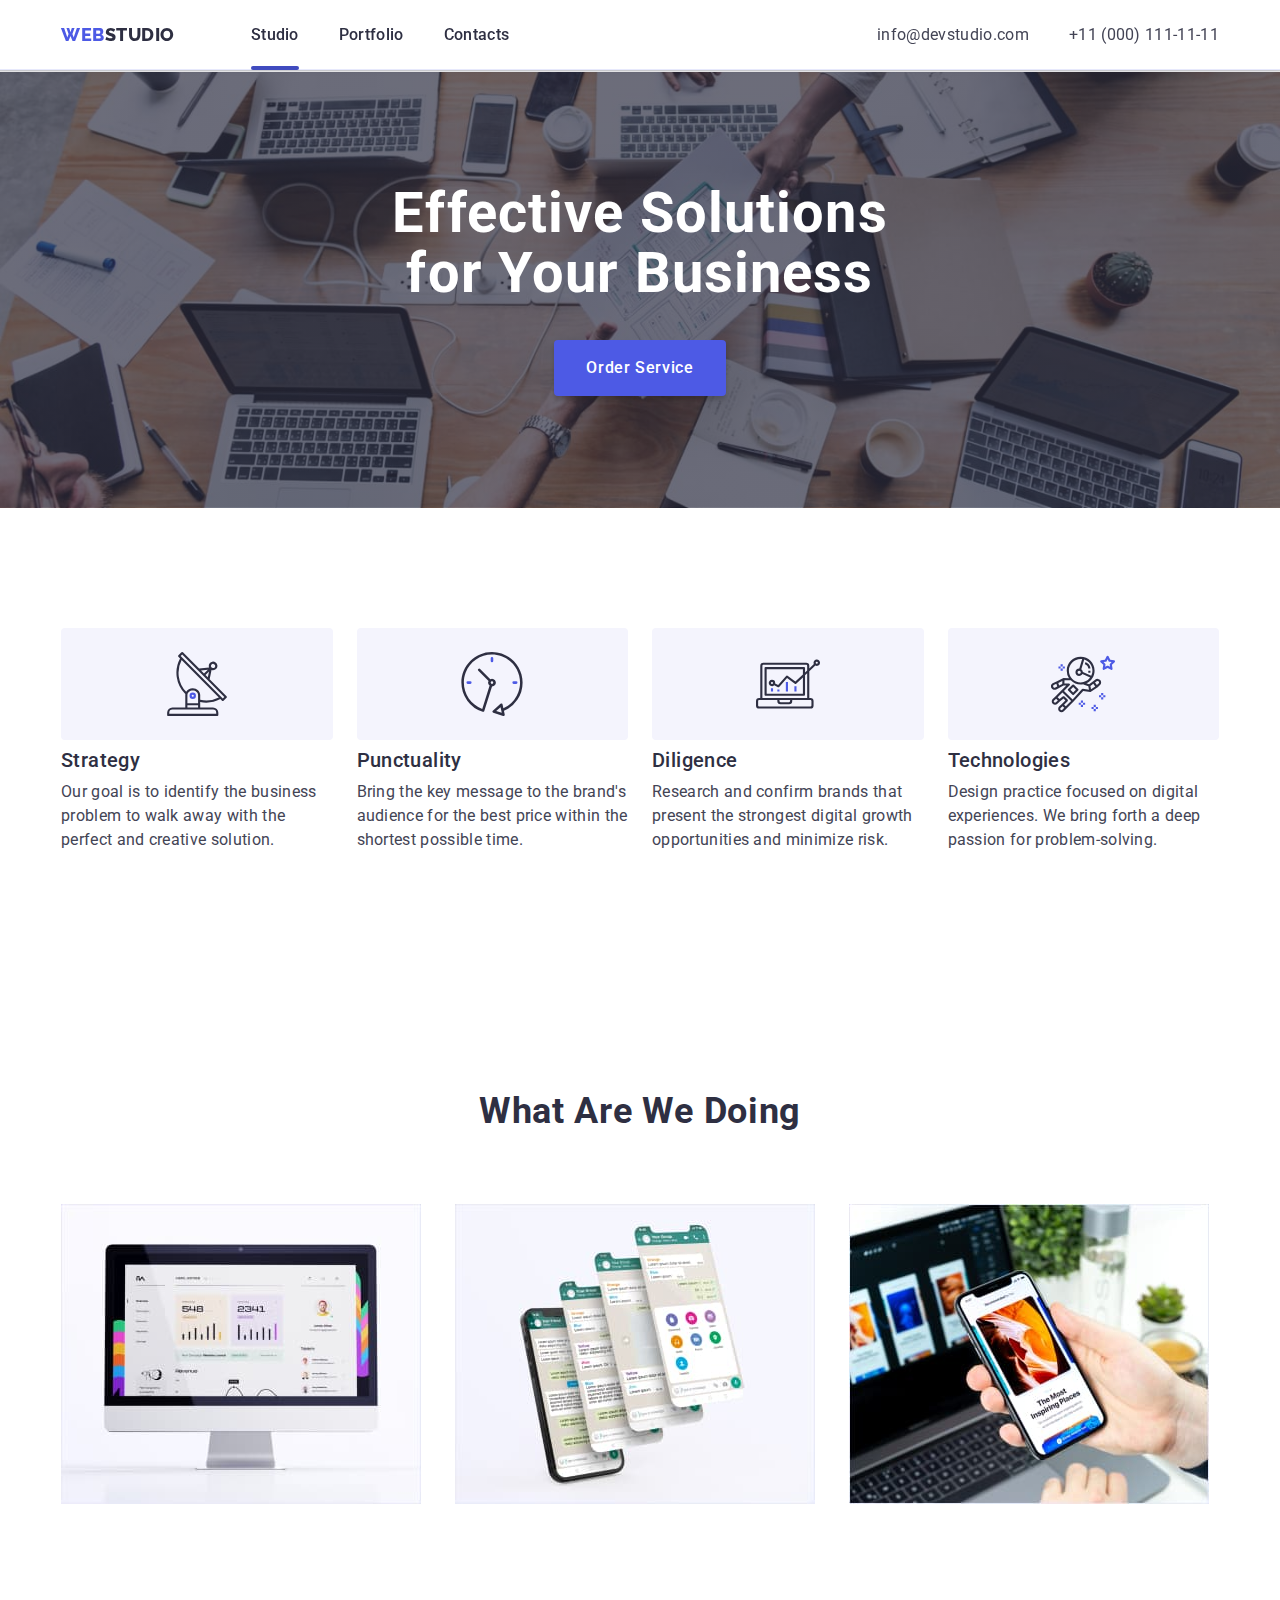
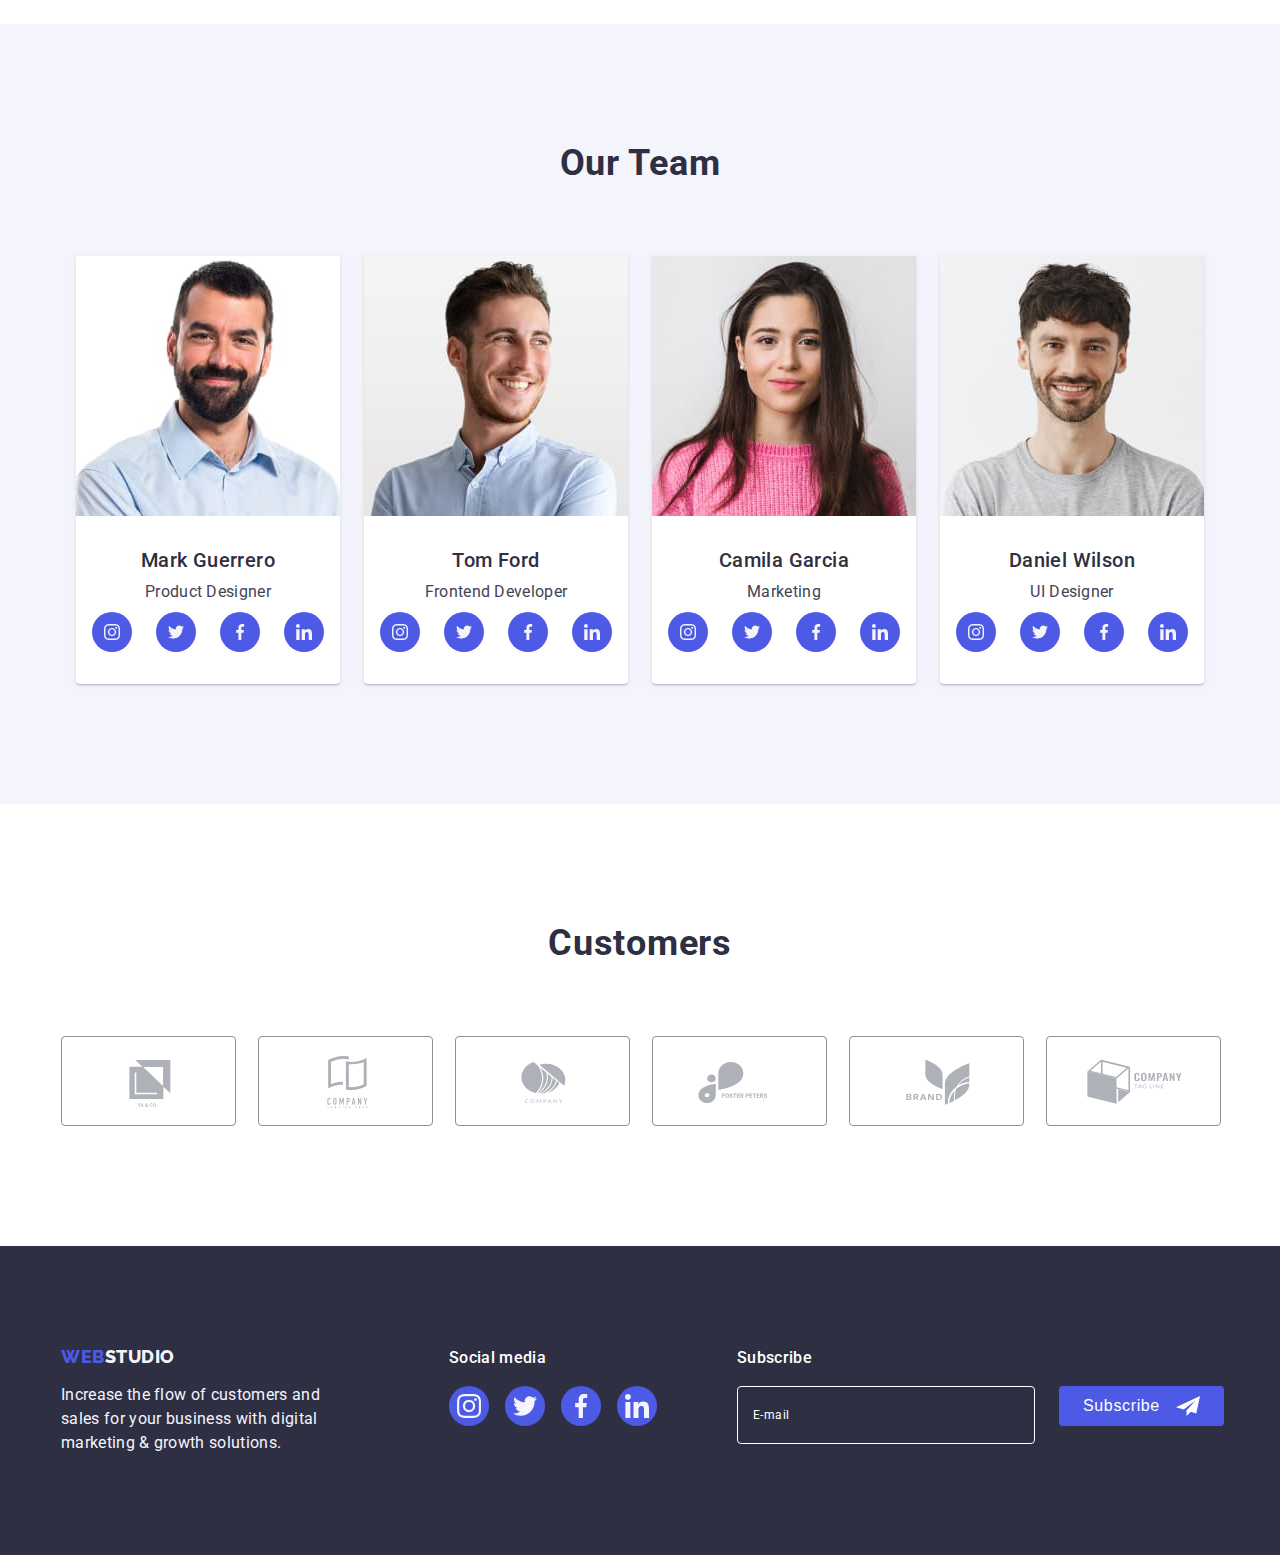
<file: index.html>
<!DOCTYPE html>
<html lang="en">
  <head>
    <meta charset="UTF-8" />
    <meta http-equiv="X-UA-Compatible" content="IE=edge" />
    <meta name="viewport" content="width=device-width, initial-scale=1.0" />
    <title>Webstudio</title>
    <link rel="preconnect" href="https://fonts.googleapis.com" />
    <link rel="preconnect" href="https://fonts.gstatic.com" crossorigin />
    <link
      href="https://fonts.googleapis.com/css2?family=Raleway:wght@800&family=Roboto:wght@400;500;700;900&display=swap"
      rel="stylesheet"
    />
    <link
      rel="stylesheet"
      href="https://cdnjs.cloudflare.com/ajax/libs/modern-normalize/1.1.0/modern-normalize.min.css"
      integrity="sha512-wpPYUAdjBVSE4KJnH1VR1HeZfpl1ub8YT/NKx4PuQ5NmX2tKuGu6U/JRp5y+Y8XG2tV+wKQpNHVUX03MfMFn9Q=="
      crossorigin="anonymous"
      referrerpolicy="no-referrer"
    />
    <link rel="stylesheet" href="./css/styles.css" />
  </head>
  <body>
    <!-- ==========================Header================================ -->

    <header class="header">
      <!-- =========================Navigation============================ -->

      <div class="container header-container">
        <nav class="navigation">
          <a class="logo-header logo link" href="./index.html"
            >Web<span class="logo-part-two">Studio</span></a
          >
          <ul class="menu list">
            <li class="menu-item">
              <a class="menu-link link current-page" href="./index.html"
                >Studio</a
              >
            </li>
            <li class="menu-item">
              <a class="menu-link link" href="./portfolio.html">Portfolio</a>
            </li>
            <li class="menu-item">
              <a class="menu-link link" href="">Contacts</a>
            </li>
          </ul>
        </nav>

        <!-- =============================Contacts============================ -->

        <address class="address">
          <ul class="list contacts">
            <li class="contacts-item">
              <a class="contacts-link link" href="mailto:info@devstudio.com"
                >info@devstudio.com</a
              >
            </li>
            <li class="contacts-item">
              <a class="contacts-link link" href="tel:+110001111111"
                >+11 (000) 111-11-11</a
              >
            </li>
          </ul>
        </address>
        <button class="mobile-menu-open" type="button" data-menu-open>
          <svg class="mobile-menu-open-icon" width="32" height="22">
            <use href="./images/icon.svg#icon-burger"></use>
          </svg>
        </button>
      </div>

      <!-- =========================Mobile menu================================= -->

      <div class="mobile-menu" data-menu>
        <div class="container mobile-menu-container">
          <button class="mobile-menu-close-btn" type="button" data-menu-close>
            <svg class="mobile-menu-close-btn-icon" width="8" height="8">
              <use href="./images/icon.svg#icon-x"></use>
            </svg>
          </button>
          <nav class="mobile-menu-navigation">
            <ul class="list">
              <li class="menu-item">
                <a class="menu-link link" href="./index.html">Studio</a>
              </li>
              <li class="menu-item">
                <a class="menu-link link" href="./portfolio.html">Portfolio</a>
              </li>
              <li class="menu-item">
                <a class="menu-link link" href="">Contacts</a>
              </li>
            </ul>
          </nav>
          <address class="mobile-menu-address">
            <ul class="list contacts">
              <li class="contacts-item">
                <a class="contacts-link-tel link" href="tel:+110001111111"
                  >+11 (000) 111-11-11</a
                >
              </li>
              <li class="contacts-item">
                <a
                  class="contacts-link-email link"
                  href="mailto:info@devstudio.com"
                  >info@devstudio.com</a
                >
              </li>
            </ul>
          </address>
          <ul class="social-list-mobile-menu list">
            <li class="social-list-item">
              <a href="" class="social-list-link">
                <svg class="social-list-icon" width="16" height="16">
                  <use href="./images/icon.svg#icon-instagram"></use>
                </svg>
              </a>
            </li>
            <li class="social-list-item">
              <a href="" class="social-list-link">
                <svg class="social-list-icon" width="16" height="16">
                  <use href="./images/icon.svg#icon-twitter"></use>
                </svg>
              </a>
            </li>
            <li class="social-list-item">
              <a href="" class="social-list-link">
                <svg class="social-list-icon" width="16" height="16">
                  <use href="./images/icon.svg#icon-facebook"></use>
                </svg>
              </a>
            </li>
            <li class="social-list-item">
              <a href="" class="social-list-link">
                <svg class="social-list-icon" width="16" height="16">
                  <use href="./images/icon.svg#icon-linkedin"></use>
                </svg>
              </a>
            </li>
          </ul>
        </div>
      </div>
    </header>

    <main>
      <!-- ==================================Hero============================ -->

      <section class="hero">
        <div class="container hero-content">
          <h1 class="hero-title">Effective Solutions for Your Business</h1>

          <button class="order-service-link" type="button" data-modal-open>
            Order Service
          </button>
        </div>
      </section>

      <!-- ===================================Features======================== -->

      <section class="section">
        <div class="container">
          <h2 class="title-of-section visually-hidden">Features</h2>
          <ul class="list feature-list">
            <!-- feature 1 -->

            <li class="feature-item">
              <div class="feature-icon-container">
                <svg class="feature-icon" width="64" height="64">
                  <use href="./images/icon.svg#icon-feature1"></use>
                </svg>
              </div>
              <h3 class="title-feature">Strategy</h3>
              <p class="feature-text">
                Our goal is to identify the business problem to walk away with
                the perfect and creative solution.
              </p>
            </li>

            <!-- feature 2 -->

            <li class="feature-item">
              <div class="feature-icon-container">
                <svg class="feature-icon" width="64" height="64">
                  <use href="./images/icon.svg#icon-feature2"></use>
                </svg>
              </div>
              <h3 class="title-feature">Punctuality</h3>
              <p class="feature-text">
                Bring the key message to the brand's audience for the best price
                within the shortest possible time.
              </p>
            </li>

            <!-- feature 3 -->

            <li class="feature-item">
              <div class="feature-icon-container">
                <svg class="feature-icon" width="64" height="64">
                  <use href="./images/icon.svg#icon-feature3"></use>
                </svg>
              </div>
              <h3 class="title-feature">Diligence</h3>
              <p class="feature-text">
                Research and confirm brands that present the strongest digital
                growth opportunities and minimize risk.
              </p>
            </li>

            <!-- feature 4 -->

            <li class="feature-item">
              <div class="feature-icon-container">
                <svg class="feature-icon" width="64" height="64">
                  <use href="./images/icon.svg#icon-feature4"></use>
                </svg>
              </div>
              <h3 class="title-feature">Technologies</h3>
              <p class="feature-text">
                Design practice focused on digital experiences. We bring forth a
                deep passion for problem-solving.
              </p>
            </li>
          </ul>
        </div>
      </section>

      <!-- ================================Types of work====================== -->

      <section class="section section-type-of-work">
        <div class="container">
          <h2 class="title-of-section">What are we doing</h2>
          <ul class="list work-list">
            <li class="work-item">
              <img
                srcset="./images/what-are-we-doing/pc@2x.jpg 2x"
                src="./images/what-are-we-doing//pc@1x.jpg"
                alt="pc"
                width="360"
              />
            </li>
            <li class="work-item">
              <img
                srcset="./images/what-are-we-doing/smartphone@2x.jpg 2x"
                src="./images/what-are-we-doing/smartphone@1x.jpg"
                alt="smartphone"
                width="360"
              />
            </li>
            <li class="work-item">
              <img
                srcset="./images/what-are-we-doing/laptop@2x.jpg 2x"
                src="./images/what-are-we-doing/laptop@1x.jpg"
                alt="laptop"
                width="360"
              />
            </li>
          </ul>
        </div>
      </section>

      <!-- ========================================Team ========================-->

      <section class="section section-team">
        <div class="container">
          <h2 class="title-of-section">Our Team</h2>
          <ul class="list team-list">
            <!-- Number 1 -->

            <li class="team-item example">
              <img
                srcset="./images/Team/img@2x.jpg 2x"
                src="./images/Team/img@1x.jpg"
                alt="the person who is the product designer"
                width="264"
              />
              <div class="card-description">
                <h3 class="card-content-name">Mark Guerrero</h3>
                <p class="card-content-position">Product Designer</p>

                <ul class="social-list list">
                  <li class="social-list-item">
                    <a href="" class="social-list-link">
                      <svg class="social-list-icon" width="16" height="16">
                        <use href="./images/icon.svg#icon-instagram"></use>
                      </svg>
                    </a>
                  </li>
                  <li class="social-list-item">
                    <a href="" class="social-list-link">
                      <svg class="social-list-icon" width="16" height="16">
                        <use href="./images/icon.svg#icon-twitter"></use>
                      </svg>
                    </a>
                  </li>
                  <li class="social-list-item">
                    <a href="" class="social-list-link">
                      <svg class="social-list-icon" width="16" height="16">
                        <use href="./images/icon.svg#icon-facebook"></use>
                      </svg>
                    </a>
                  </li>
                  <li class="social-list-item">
                    <a href="" class="social-list-link">
                      <svg class="social-list-icon" width="16" height="16">
                        <use href="./images/icon.svg#icon-linkedin"></use>
                      </svg>
                    </a>
                  </li>
                </ul>
              </div>
            </li>

            <!-- Number 2 -->

            <li class="team-item example">
              <img
                srcset="./images/Team/img2@2x.jpg 2x"
                src="./images/Team/img2@1x.jpg"
                alt="the person who is the frontend developer"
                width="264"
              />
              <div class="card-description">
                <h3 class="card-content-name">Tom Ford</h3>
                <p class="card-content-position">Frontend Developer</p>
                <ul class="social-list list">
                  <li class="social-list-item">
                    <a href="" class="social-list-link">
                      <svg class="social-list-icon" width="16" height="16">
                        <use href="./images/icon.svg#icon-instagram"></use>
                      </svg>
                    </a>
                  </li>
                  <li class="social-list-item">
                    <a href="" class="social-list-link">
                      <svg class="social-list-icon" width="16" height="16">
                        <use href="./images/icon.svg#icon-twitter"></use>
                      </svg>
                    </a>
                  </li>
                  <li class="social-list-item">
                    <a href="" class="social-list-link">
                      <svg class="social-list-icon" width="16" height="16">
                        <use href="./images/icon.svg#icon-facebook"></use>
                      </svg>
                    </a>
                  </li>
                  <li class="social-list-item">
                    <a href="" class="social-list-link">
                      <svg class="social-list-icon" width="16" height="16">
                        <use href="./images/icon.svg#icon-linkedin"></use>
                      </svg>
                    </a>
                  </li>
                </ul>
              </div>
            </li>

            <!-- Number 3 -->

            <li class="team-item example">
              <img
                srcset="./images/Team/img3@2x.jpg 2x"
                src="./images/Team/img3@1x.jpg"
                alt="the person who is the marketing manager"
                width="264"
              />
              <div class="card-description">
                <h3 class="card-content-name">Camila Garcia</h3>
                <p class="card-content-position">Marketing</p>
                <ul class="social-list list">
                  <li class="social-list-item">
                    <a href="" class="social-list-link">
                      <svg class="social-list-icon" width="16" height="16">
                        <use href="./images/icon.svg#icon-instagram"></use>
                      </svg>
                    </a>
                  </li>
                  <li class="social-list-item">
                    <a href="" class="social-list-link">
                      <svg class="social-list-icon" width="16" height="16">
                        <use href="./images/icon.svg#icon-twitter"></use>
                      </svg>
                    </a>
                  </li>
                  <li class="social-list-item">
                    <a href="" class="social-list-link">
                      <svg class="social-list-icon" width="16" height="16">
                        <use href="./images/icon.svg#icon-facebook"></use>
                      </svg>
                    </a>
                  </li>
                  <li class="social-list-item">
                    <a href="" class="social-list-link">
                      <svg class="social-list-icon" width="16" height="16">
                        <use href="./images/icon.svg#icon-linkedin"></use>
                      </svg>
                    </a>
                  </li>
                </ul>
              </div>
            </li>

            <!-- Number 4 -->

            <li class="team-item example">
              <img
                srcset="./images/Team/img4@2x.jpg 2x"
                src="./images/Team/img4@1x.jpg"
                alt="the person who is the ui designer"
                width="264"
              />
              <div class="card-description">
                <h3 class="card-content-name">Daniel Wilson</h3>
                <p class="card-content-position">UI Designer</p>
                <ul class="social-list list">
                  <li class="social-list-item">
                    <a href="" class="social-list-link">
                      <svg class="social-list-icon" width="16" height="16">
                        <use href="./images/icon.svg#icon-instagram"></use>
                      </svg>
                    </a>
                  </li>
                  <li class="social-list-item">
                    <a href="" class="social-list-link">
                      <svg class="social-list-icon" width="16" height="16">
                        <use href="./images/icon.svg#icon-twitter"></use>
                      </svg>
                    </a>
                  </li>
                  <li class="social-list-item">
                    <a href="" class="social-list-link">
                      <svg class="social-list-icon" width="16" height="16">
                        <use href="./images/icon.svg#icon-facebook"></use>
                      </svg>
                    </a>
                  </li>
                  <li class="social-list-item">
                    <a href="" class="social-list-link">
                      <svg class="social-list-icon" width="16" height="16">
                        <use href="./images/icon.svg#icon-linkedin"></use>
                      </svg>
                    </a>
                  </li>
                </ul>
              </div>
            </li>
          </ul>
        </div>
      </section>

      <!-- ===============================Customers=========================== -->

      <section class="section">
        <div class="container customers-container">
          <h2 class="title-of-section">Customers</h2>
          <ul class="customers-list list">
            <!-- company 1 -->

            <li class="customers-list-item">
              <a href="" class="customers-list-link">
                <svg class="customers-list-icon">
                  <use
                    href="./images/sprite-without-fill.svg#icon-company1"
                  ></use>
                </svg>
              </a>
            </li>

            <!-- company 2 -->

            <li class="customers-list-item">
              <a href="" class="customers-list-link">
                <svg class="customers-list-icon">
                  <use href="./images/icon.svg#icon-company2"></use>
                </svg>
              </a>
            </li>

            <!-- company 3 -->

            <li class="customers-list-item">
              <a href="" class="customers-list-link">
                <svg class="customers-list-icon">
                  <use href="./images/icon.svg#icon-company3"></use>
                </svg>
              </a>
            </li>

            <!-- company 4 -->

            <li class="customers-list-item">
              <a href="" class="customers-list-link">
                <svg class="customers-list-icon">
                  <use href="./images/icon.svg#icon-company4"></use>
                </svg>
              </a>
            </li>

            <!-- company 5 -->

            <li class="customers-list-item">
              <a href="" class="customers-list-link">
                <svg class="customers-list-icon">
                  <use href="./images/icon.svg#icon-company5"></use>
                </svg>
              </a>
            </li>

            <!-- company 6 -->

            <li class="customers-list-item">
              <a href="" class="customers-list-link">
                <svg class="customers-list-icon">
                  <use href="./images/icon.svg#icon-company6"></use>
                </svg>
              </a>
            </li>
          </ul>
        </div>
      </section>
    </main>

    <!-- =============================Footer================================= -->

    <footer class="footer">
      <div class="container footer-container">
        <div class="footer-container-for-tablet">
          <!-- Footer part 1 -->

          <div class="footer-part-one">
            <a class="logo-footer logo link" href="./index.html"
              >Web<span class="footer-logo-part-two">Studio</span></a
            >
            <p class="footer-text">
              Increase the flow of customers and sales for your business with
              digital marketing & growth solutions.
            </p>
          </div>

          <!-- Footer part 2 -->

          <div class="footer-part-two">
            <p class="text-footer-part-two">Social media</p>
            <ul class="footer-social-list list">
              <li class="social-list-item">
                <a href="" class="social-list-link footer-link-hover">
                  <svg class="social-list-icon" width="24" height="24">
                    <use href="./images/icon.svg#icon-instagram"></use>
                  </svg>
                </a>
              </li>
              <li class="social-list-item">
                <a href="" class="social-list-link footer-link-hover">
                  <svg class="social-list-icon" width="24" height="24">
                    <use href="./images/icon.svg#icon-twitter"></use>
                  </svg>
                </a>
              </li>
              <li class="social-list-item">
                <a href="" class="social-list-link footer-link-hover">
                  <svg class="social-list-icon" width="24" height="24">
                    <use href="./images/icon.svg#icon-facebook"></use>
                  </svg>
                </a>
              </li>
              <li class="social-list-item">
                <a href="" class="social-list-link footer-link-hover">
                  <svg class="social-list-icon" width="24" height="24">
                    <use href="./images/icon.svg#icon-linkedin"></use>
                  </svg>
                </a>
              </li>
            </ul>
          </div>
        </div>

        <!-- Footer part 3 -->

        <div class="footer-part-three">
          <p class="text-footer-part-three">Subscribe</p>
          <form class="footer-form">
            <label class="footer-form-name">
              <input
                class="footer-form-input"
                type="email"
                name="user-email"
                placeholder=" "
                required
              />
              <span class="footer-form-text">E-mail</span>
            </label>

            <button class="footer-form-submit" type="submit">
              <span class="footer-form-submit-text">Subscribe</span>
              <svg class="modal-form-submin-icon" width="24" height="24">
                <use href="./images/icon.svg#icon-subscribe"></use>
              </svg>
            </button>
          </form>
        </div>
      </div>
    </footer>

    <!-- ========================Modal window================================ -->

    <div class="backdrop is-hidden" data-modal>
      <div class="modal">
        <button type="button" class="modal-close-button" data-modal-close>
          <svg class="modal-close-btn-icon" width="8" height="8">
            <use href="./images/icon.svg#icon-x"></use>
          </svg>
        </button>
        <h3 class="modal-window-text">
          Leave your contacts and we will call you back
        </h3>

        <!-- Form -->

        <form class="modal-form">
          <!-- name -->

          <label for="" class="modal-form-field">
            <span class="modal-form-field-desc">Name</span>
            <span class="modal-form-input-wrapper">
              <input
                class="modal-form-input"
                type="text"
                name="user-name"
                required
                pattern="^[a-zA-Z]+$"
              />
              <svg class="modal-form-input-icon" width="18" height="24">
                <use href="./images/icon.svg#icon-name"></use>
              </svg>
            </span>
          </label>

          <!-- phone -->

          <label for="" class="modal-form-field">
            <span class="modal-form-field-desc">Phone</span>
            <span class="modal-form-input-wrapper">
              <input
                class="modal-form-input"
                type="tel"
                name="user-phone"
                required
                pattern="[0-9]{3}-[0-9]{3}-[0-9]{2}-[0-9]{2}"
                title="xxx-xxx-xx-xx"
              />
              <svg class="modal-form-input-icon" width="18" height="24">
                <use href="./images/icon.svg#icon-phone"></use>
              </svg>
            </span>
          </label>

          <!-- email -->

          <label for="" class="modal-form-field">
            <span class="modal-form-field-desc">Email</span>
            <span class="modal-form-input-wrapper">
              <input
                class="modal-form-input"
                type="email"
                name="user-email"
                required
              />
              <svg class="modal-form-input-icon" width="18" height="24">
                <use href="./images/icon.svg#icon-email"></use>
              </svg>
            </span>
          </label>

          <!-- textarea -->

          <label for="" class="modal-form-field-textarea">
            <span class="modal-form-field-desc">Comment</span>
            <textarea
              class="modal-form-message"
              name="user-comment"
              placeholder="Text input"
            ></textarea>
          </label>

          <!-- checkbox -->

          <input
            class="modal-form-check visually-hidden"
            type="checkbox"
            id="user-policy"
            name="user-policy"
          />
          <label class="modal-form-check-desc" for="user-policy"
            >I accept the terms and conditions of the&nbsp;
            <a href="">Privacy Policy</a>
          </label>

          <!-- button -->

          <button class="modal-form-submit" type="submit">Send</button>
        </form>
      </div>
    </div>

    <!-- ==================================JS=========================== -->

    <script src="./js/mobile-menu.js"></script>
    <script src="./js/modal.js"></script>
  </body>
</html>
</file>
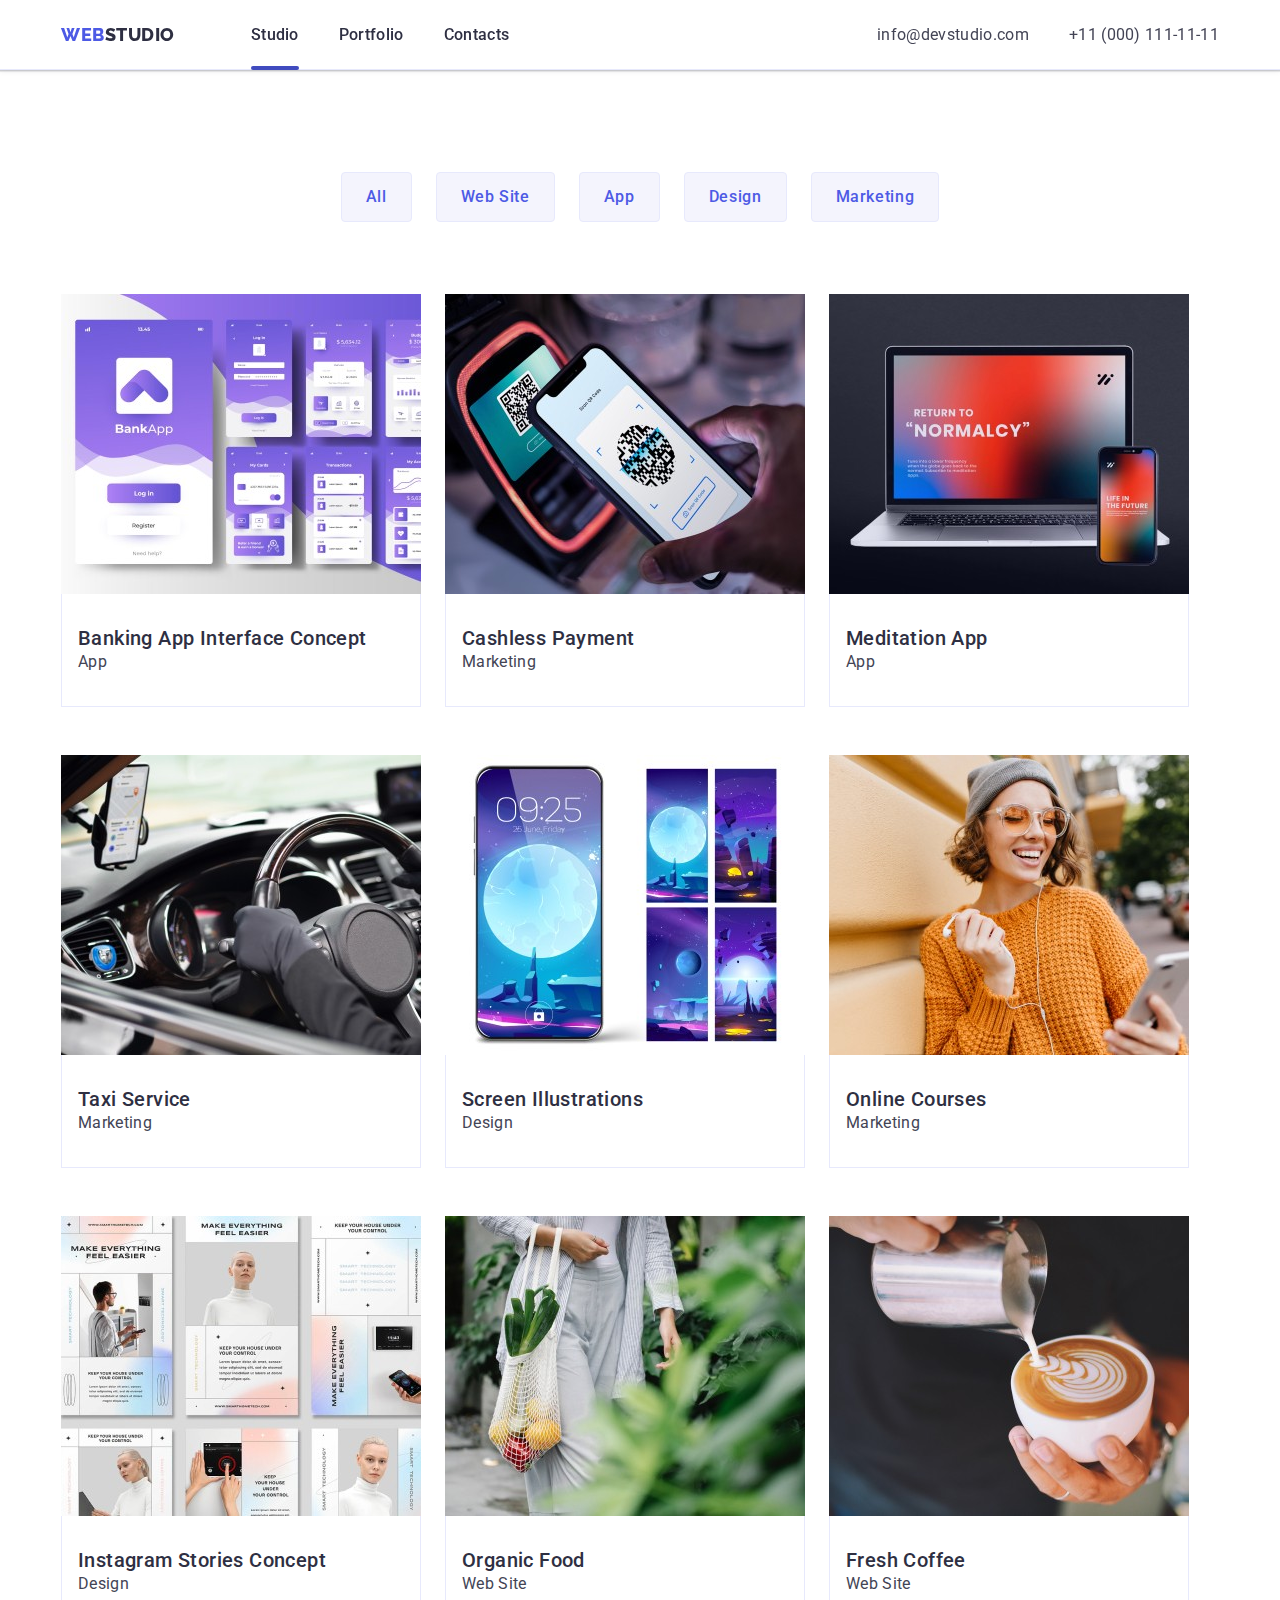
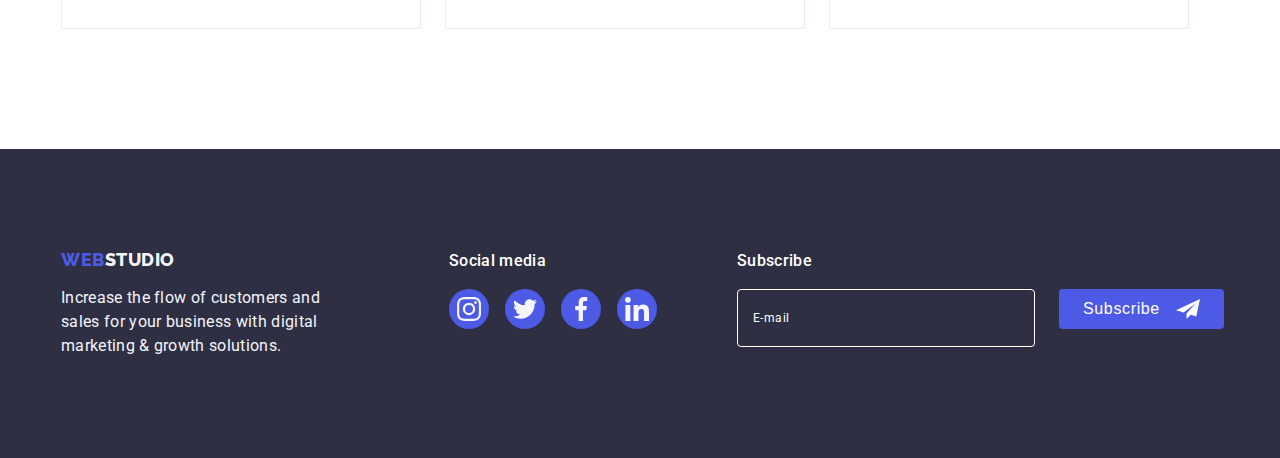
<file: portfolio.html>
<!DOCTYPE html>
<html lang="en">
  <head>
    <meta charset="UTF-8" />
    <meta http-equiv="X-UA-Compatible" content="IE=edge" />
    <meta name="viewport" content="width=device-width, initial-scale=1.0" />
    <title>Portfolio</title>
    <link rel="preconnect" href="https://fonts.googleapis.com" />
    <link rel="preconnect" href="https://fonts.gstatic.com" crossorigin />
    <link
      href="https://fonts.googleapis.com/css2?family=Raleway:wght@800&family=Roboto:wght@400;500;700;900&display=swap"
      rel="stylesheet"
    />
    <link
      rel="stylesheet"
      href="https://cdnjs.cloudflare.com/ajax/libs/modern-normalize/1.1.0/modern-normalize.min.css"
      integrity="sha512-wpPYUAdjBVSE4KJnH1VR1HeZfpl1ub8YT/NKx4PuQ5NmX2tKuGu6U/JRp5y+Y8XG2tV+wKQpNHVUX03MfMFn9Q=="
      crossorigin="anonymous"
      referrerpolicy="no-referrer"
    />
    <link rel="stylesheet" href="./css/styles.css" />
  </head>
  <body>
    <!-- ==========================Header================================ -->

    <header class="header">
      <!-- =========================Navigation============================ -->

      <div class="container header-container">
        <nav class="navigation">
          <a class="logo-header logo link" href="./index.html"
            >Web<span class="logo-part-two">Studio</span></a
          >
          <ul class="menu list">
            <li class="menu-item">
              <a class="menu-link link current-page" href="./index.html"
                >Studio</a
              >
            </li>
            <li class="menu-item">
              <a class="menu-link link" href="./portfolio.html">Portfolio</a>
            </li>
            <li class="menu-item">
              <a class="menu-link link" href="">Contacts</a>
            </li>
          </ul>
        </nav>

        <!-- =============================Contacts============================ -->

        <address class="address">
          <ul class="list contacts">
            <li class="contacts-item">
              <a class="contacts-link link" href="mailto:info@devstudio.com"
                >info@devstudio.com</a
              >
            </li>
            <li class="contacts-item">
              <a class="contacts-link link" href="tel:+110001111111"
                >+11 (000) 111-11-11</a
              >
            </li>
          </ul>
        </address>
        <button class="mobile-menu-open" type="button" data-menu-open>
          <svg class="mobile-menu-open-icon" width="32" height="22">
            <use href="./images/icon.svg#icon-burger"></use>
          </svg>
        </button>
      </div>

      <!-- =========================Mobile menu================================= -->

      <div class="mobile-menu" data-menu>
        <div class="container mobile-menu-container">
          <button class="mobile-menu-close-btn" type="button" data-menu-close>
            <svg class="mobile-menu-close-btn-icon" width="8" height="8">
              <use href="./images/icon.svg#icon-x"></use>
            </svg>
          </button>
          <nav class="mobile-menu-navigation">
            <ul class="list">
              <li class="menu-item">
                <a class="menu-link link" href="./index.html">Studio</a>
              </li>
              <li class="menu-item">
                <a class="menu-link link" href="./portfolio.html">Portfolio</a>
              </li>
              <li class="menu-item">
                <a class="menu-link link" href="">Contacts</a>
              </li>
            </ul>
          </nav>
          <address class="mobile-menu-address">
            <ul class="list contacts">
              <li class="contacts-item">
                <a class="contacts-link-tel link" href="tel:+110001111111"
                  >+11 (000) 111-11-11</a
                >
              </li>
              <li class="contacts-item">
                <a
                  class="contacts-link-email link"
                  href="mailto:info@devstudio.com"
                  >info@devstudio.com</a
                >
              </li>
            </ul>
          </address>
          <ul class="social-list-mobile-menu list">
            <li class="social-list-item">
              <a href="" class="social-list-link">
                <svg class="social-list-icon" width="16" height="16">
                  <use href="./images/icon.svg#icon-instagram"></use>
                </svg>
              </a>
            </li>
            <li class="social-list-item">
              <a href="" class="social-list-link">
                <svg class="social-list-icon" width="16" height="16">
                  <use href="./images/icon.svg#icon-twitter"></use>
                </svg>
              </a>
            </li>
            <li class="social-list-item">
              <a href="" class="social-list-link">
                <svg class="social-list-icon" width="16" height="16">
                  <use href="./images/icon.svg#icon-facebook"></use>
                </svg>
              </a>
            </li>
            <li class="social-list-item">
              <a href="" class="social-list-link">
                <svg class="social-list-icon" width="16" height="16">
                  <use href="./images/icon.svg#icon-linkedin"></use>
                </svg>
              </a>
            </li>
          </ul>
        </div>
      </div>
    </header>

    <!-- Main content -->

    <main>
      <!-- Buttons -->

      <section class="portfolio-section">
        <div class="container">
          <h1 class="visually-hidden">Portfolio</h1>
          <ul class="list filter-list">
            <li class="filter-item">
              <button class="button-filter" type="button">All</button>
            </li>
            <li class="filter-item">
              <button class="button-filter" type="button">Web Site</button>
            </li>
            <li class="filter-item">
              <button class="button-filter" type="button">App</button>
            </li>
            <li class="filter-item">
              <button class="button-filter" type="button">Design</button>
            </li>
            <li class="filter-item">
              <button class="button-filter" type="button">Marketing</button>
            </li>
          </ul>

          <!-- Portfolio list -->

          <ul class="list portfolio-list">
            <!-- Number 1 -->

            <li class="potfolio-item example">
              <a class="portfolio-link link" href="">
                <div class="portfolio-img-wrapper">
                  <picture>
                    <source
                      media="(min-width: 1200px)"
                      srcset="
                        ./images/portfolio/desktop/imgdesktop1@1x.jpg 1x,
                        ./images/portfolio/desktop/imgdesktop1@2x.jpg 2x
                      "
                    />
                    <source
                      media="(min-width: 768px)"
                      srcset="
                        ./images/portfolio/tablet/imgtablet1@1x.jpg 1x,
                        ./images/portfolio/tablet/imgtablet1@2x.jpg 2x
                      "
                    />
                    <source
                      media="(max-width: 767px)"
                      srcset="
                        ./images/portfolio/mobile/imgmobile1@1x.jpg 1x,
                        ./images/portfolio/mobile/imgmobile1@2x.jpg 2x
                      "
                    />
                    <img
                      class="portfolio-img"
                      src="./images/portfolio/mobile/imgmobile1@1x.jpg"
                      alt="bank app"
                      width="360"
                    />
                  </picture>

                  <p class="overlay">
                    14 Stylish and User-Friendly App Design Concepts · Task
                    Manager App · Calorie Tracker App · Exotic Fruit Ecommerce
                    App · Cloud Storage App
                  </p>
                </div>

                <div class="portfolio-card-description">
                  <h2 class="portfolo-title">Banking App Interface Concept</h2>
                  <p class="portfolio-text">App</p>
                </div>
              </a>
            </li>

            <!-- Number 2 -->

            <li class="potfolio-item example">
              <a class="portfolio-link link" href="">
                <div class="portfolio-img-wrapper">
                  <picture>
                    <source
                      media="(min-width: 1200px)"
                      srcset="
                        ./images/portfolio/desktop/imgdesktop2@1x.jpg 1x,
                        ./images/portfolio/desktop/imgdesktop2@2x.jpg 2x
                      "
                    />
                    <source
                      media="(min-width: 768px)"
                      srcset="
                        ./images/portfolio/tablet/imgtablet2@1x.jpg 1x,
                        ./images/portfolio/tablet/imgtablet2@2x.jpg 2x
                      "
                    />
                    <source
                      media="(max-width: 767px)"
                      srcset="
                        ./images/portfolio/mobile/imgmobile2@1x.jpg 1x,
                        ./images/portfolio/mobile/imgmobile2@2x.jpg 2x
                      "
                    />
                    <img
                      class="portfolio-img"
                      src="./images/portfolio/mobile/imgmobile2@1x.jpg"
                      alt="payment by phone"
                      width="360"
                    />
                  </picture>
                  <p class="overlay">
                    14 Stylish and User-Friendly App Design Concepts · Task
                    Manager App · Calorie Tracker App · Exotic Fruit Ecommerce
                    App · Cloud Storage App
                  </p>
                </div>

                <div class="portfolio-card-description">
                  <h2 class="portfolo-title">Cashless Payment</h2>
                  <p class="portfolio-text">Marketing</p>
                </div>
              </a>
            </li>

            <!-- Number 3 -->

            <li class="potfolio-item example">
              <a class="portfolio-link link" href="">
                <div class="portfolio-img-wrapper">
                  <picture>
                    <source
                      media="(min-width: 1200px)"
                      srcset="
                        ./images/portfolio/desktop/imgdesktop3@1x.jpg 1x,
                        ./images/portfolio/desktop/imgdesktop3@2x.jpg 2x
                      "
                    />
                    <source
                      media="(min-width: 768px)"
                      srcset="
                        ./images/portfolio/tablet/imgtablet3@1x.jpg 1x,
                        ./images/portfolio/tablet/imgtablet3@2x.jpg 2x
                      "
                    />
                    <source
                      media="(max-width: 767px)"
                      srcset="
                        ./images/portfolio/mobile/imgmobile3@1x.jpg 1x,
                        ./images/portfolio/mobile/imgmobile3@2x.jpg 2x
                      "
                    />
                    <img
                      class="portfolio-img"
                      src="./images/portfolio/mobile/imgmobile3@1x.jpg"
                      alt="laptop and smartphone"
                      width="360"
                    />
                  </picture>
                  <p class="overlay">
                    14 Stylish and User-Friendly App Design Concepts · Task
                    Manager App · Calorie Tracker App · Exotic Fruit Ecommerce
                    App · Cloud Storage App
                  </p>
                </div>
                <div class="portfolio-card-description">
                  <h2 class="portfolo-title">Meditation App</h2>
                  <p class="portfolio-text">App</p>
                </div>
              </a>
            </li>

            <!-- Number 4 -->

            <li class="potfolio-item example">
              <a class="portfolio-link link" href="">
                <div class="portfolio-img-wrapper">
                  <picture>
                    <source
                      media="(min-width: 1200px)"
                      srcset="
                        ./images/portfolio/desktop/imgdesktop4@1x.jpg 1x,
                        ./images/portfolio/desktop/imgdesktop4@2x.jpg 2x
                      "
                    />
                    <source
                      media="(min-width: 768px)"
                      srcset="
                        ./images/portfolio/tablet/imgtablet4@1x.jpg 1x,
                        ./images/portfolio/tablet/imgtablet4@2x.jpg 2x
                      "
                    />
                    <source
                      media="(max-width: 767px)"
                      srcset="
                        ./images/portfolio/mobile/imgmobile4@1x.jpg 1x,
                        ./images/portfolio/mobile/imgmobile4@2x.jpg 2x
                      "
                    />
                    <img
                      class="portfolio-img"
                      src="./images/portfolio/mobile/imgmobile4@1x.jpg"
                      alt="car and phone"
                      width="360"
                    />
                  </picture>
                  <p class="overlay">
                    14 Stylish and User-Friendly App Design Concepts · Task
                    Manager App · Calorie Tracker App · Exotic Fruit Ecommerce
                    App · Cloud Storage App
                  </p>
                </div>
                <div class="portfolio-card-description">
                  <h2 class="portfolo-title">Taxi Service</h2>
                  <p class="portfolio-text">Marketing</p>
                </div>
              </a>
            </li>

            <!-- Number 5 -->

            <li class="potfolio-item example">
              <a class="portfolio-link link" href="">
                <div class="portfolio-img-wrapper">
                  <picture>
                    <source
                      media="(min-width: 1200px)"
                      srcset="
                        ./images/portfolio/desktop/imgdesktop5@1x.jpg 1x,
                        ./images/portfolio/desktop/imgdesktop5@2x.jpg 2x
                      "
                    />
                    <source
                      media="(min-width: 768px)"
                      srcset="
                        ./images/portfolio/tablet/imgtablet5@1x.jpg 1x,
                        ./images/portfolio/tablet/imgtablet5@2x.jpg 2x
                      "
                    />
                    <source
                      media="(max-width: 767px)"
                      srcset="
                        ./images/portfolio/mobile/imgmobile5@1x.jpg 1x,
                        ./images/portfolio/mobile/imgmobile5@2x.jpg 2x
                      "
                    />
                    <img
                      class="portfolio-img"
                      src="./images/portfolio/mobile/imgmobile5@1x.jpg"
                      alt="illustration of moon on
              phone screen"
                      width="360"
                    />
                  </picture>
                  <p class="overlay">
                    14 Stylish and User-Friendly App Design Concepts · Task
                    Manager App · Calorie Tracker App · Exotic Fruit Ecommerce
                    App · Cloud Storage App
                  </p>
                </div>
                <div class="portfolio-card-description">
                  <h2 class="portfolo-title">Screen Illustrations</h2>
                  <p class="portfolio-text">Design</p>
                </div>
              </a>
            </li>

            <!-- Number 6 -->

            <li class="potfolio-item example">
              <a class="portfolio-link link" href="">
                <div class="portfolio-img-wrapper">
                  <picture>
                    <source
                      media="(min-width: 1200px)"
                      srcset="
                        ./images/portfolio/desktop/imgdesktop6@1x.jpg 1x,
                        ./images/portfolio/desktop/imgdesktop6@2x.jpg 2x
                      "
                    />
                    <source
                      media="(min-width: 768px)"
                      srcset="
                        ./images/portfolio/tablet/imgtablet6@1x.jpg 1x,
                        ./images/portfolio/tablet/imgtablet6@2x.jpg 2x
                      "
                    />
                    <source
                      media="(max-width: 767px)"
                      srcset="
                        ./images/portfolio/mobile/imgmobile6@1x.jpg 1x,
                        ./images/portfolio/mobile/imgmobile6@2x.jpg 2x
                      "
                    />
                    <img
                      class="portfolio-img"
                      src="./images/portfolio/mobile/imgmobile6@1x.jpg"
                      alt="woman with phone"
                      width="360"
                    />
                  </picture>
                  <p class="overlay">
                    14 Stylish and User-Friendly App Design Concepts · Task
                    Manager App · Calorie Tracker App · Exotic Fruit Ecommerce
                    App · Cloud Storage App
                  </p>
                </div>
                <div class="portfolio-card-description">
                  <h2 class="portfolo-title">Online Courses</h2>
                  <p class="portfolio-text">Marketing</p>
                </div>
              </a>
            </li>

            <!-- Number 7 -->

            <li class="potfolio-item example">
              <a class="portfolio-link link" href="">
                <div class="portfolio-img-wrapper">
                  <picture>
                    <source
                      media="(min-width: 1200px)"
                      srcset="
                        ./images/portfolio/desktop/imgdesktop7@1x.jpg 1x,
                        ./images/portfolio/desktop/imgdesktop7@2x.jpg 2x
                      "
                    />
                    <source
                      media="(min-width: 768px)"
                      srcset="
                        ./images/portfolio/tablet/imgtablet7@1x.jpg 1x,
                        ./images/portfolio/tablet/imgtablet7@2x.jpg 2x
                      "
                    />
                    <source
                      media="(max-width: 767px)"
                      srcset="
                        ./images/portfolio/mobile/imgmobile7@1x.jpg 1x,
                        ./images/portfolio/mobile/imgmobile7@2x.jpg 2x
                      "
                    />
                    <img
                      class="portfolio-img"
                      src="./images/portfolio/mobile/imgmobile7@1x.jpg"
                      alt="types of instagram
              concept"
                      width="360"
                    />
                  </picture>
                  <p class="overlay">
                    14 Stylish and User-Friendly App Design Concepts · Task
                    Manager App · Calorie Tracker App · Exotic Fruit Ecommerce
                    App · Cloud Storage App
                  </p>
                </div>
                <div class="portfolio-card-description">
                  <h2 class="portfolo-title">Instagram Stories Concept</h2>
                  <p class="portfolio-text">Design</p>
                </div>
              </a>
            </li>

            <!-- Number 8 -->

            <li class="potfolio-item example">
              <a class="portfolio-link link" href="">
                <div class="portfolio-img-wrapper">
                  <picture>
                    <source
                      media="(min-width: 1200px)"
                      srcset="
                        ./images/portfolio/desktop/imgdesktop8@1x.jpg 1x,
                        ./images/portfolio/desktop/imgdesktop8@2x.jpg 2x
                      "
                    />
                    <source
                      media="(min-width: 768px)"
                      srcset="
                        ./images/portfolio/tablet/imgtablet8@1x.jpg 1x,
                        ./images/portfolio/tablet/imgtablet8@2x.jpg 2x
                      "
                    />
                    <source
                      media="(max-width: 767px)"
                      srcset="
                        ./images/portfolio/mobile/imgmobile8@1x.jpg 1x,
                        ./images/portfolio/mobile/imgmobile8@2x.jpg 2x
                      "
                    />
                    <img
                      class="portfolio-img"
                      src="./images/portfolio/mobile/imgmobile8@1x.jpg"
                      alt="woman with food"
                      width="360"
                    />
                  </picture>
                  <p class="overlay">
                    14 Stylish and User-Friendly App Design Concepts · Task
                    Manager App · Calorie Tracker App · Exotic Fruit Ecommerce
                    App · Cloud Storage App
                  </p>
                </div>
                <div class="portfolio-card-description">
                  <h2 class="portfolo-title">Organic Food</h2>
                  <p class="portfolio-text">Web Site</p>
                </div>
              </a>
            </li>

            <!-- Number 9 -->

            <li class="potfolio-item example">
              <a class="portfolio-link link" href="">
                <div class="portfolio-img-wrapper">
                  <picture>
                    <source
                      media="(min-width: 1200px)"
                      srcset="
                        ./images/portfolio/desktop/imgdesktop9@1x.jpg 1x,
                        ./images/portfolio/desktop/imgdesktop9@2x.jpg 2x
                      "
                    />
                    <source
                      media="(min-width: 768px)"
                      srcset="
                        ./images/portfolio/tablet/imgtablet9@1x.jpg 1x,
                        ./images/portfolio/tablet/imgtablet9@2x.jpg 2x
                      "
                    />
                    <source
                      media="(max-width: 767px)"
                      srcset="
                        ./images/portfolio/mobile/imgmobile9@1x.jpg 1x,
                        ./images/portfolio/mobile/imgmobile9@2x.jpg 2x
                      "
                    />
                    <img
                      class="portfolio-img"
                      src="./images/portfolio/mobile/imgmobile9@1x.jpg"
                      alt="cappucchino"
                      width="360"
                    />
                  </picture>
                  <p class="overlay">
                    14 Stylish and User-Friendly App Design Concepts · Task
                    Manager App · Calorie Tracker App · Exotic Fruit Ecommerce
                    App · Cloud Storage App
                  </p>
                </div>
                <div class="portfolio-card-description">
                  <h2 class="portfolo-title">Fresh Coffee</h2>
                  <p class="portfolio-text">Web Site</p>
                </div>
              </a>
            </li>
          </ul>
        </div>
      </section>
    </main>

    <!-- =============================Footer================================= -->

    <footer class="footer">
      <div class="container footer-container">
        <div class="footer-container-for-tablet">
          <!-- Footer part 1 -->

          <div class="footer-part-one">
            <a class="logo-footer logo link" href="./index.html"
              >Web<span class="footer-logo-part-two">Studio</span></a
            >
            <p class="footer-text">
              Increase the flow of customers and sales for your business with
              digital marketing & growth solutions.
            </p>
          </div>

          <!-- Footer part 2 -->

          <div class="footer-part-two">
            <p class="text-footer-part-two">Social media</p>
            <ul class="footer-social-list list">
              <li class="social-list-item">
                <a href="" class="social-list-link footer-link-hover">
                  <svg class="social-list-icon" width="24" height="24">
                    <use href="./images/icon.svg#icon-instagram"></use>
                  </svg>
                </a>
              </li>
              <li class="social-list-item">
                <a href="" class="social-list-link footer-link-hover">
                  <svg class="social-list-icon" width="24" height="24">
                    <use href="./images/icon.svg#icon-twitter"></use>
                  </svg>
                </a>
              </li>
              <li class="social-list-item">
                <a href="" class="social-list-link footer-link-hover">
                  <svg class="social-list-icon" width="24" height="24">
                    <use href="./images/icon.svg#icon-facebook"></use>
                  </svg>
                </a>
              </li>
              <li class="social-list-item">
                <a href="" class="social-list-link footer-link-hover">
                  <svg class="social-list-icon" width="24" height="24">
                    <use href="./images/icon.svg#icon-linkedin"></use>
                  </svg>
                </a>
              </li>
            </ul>
          </div>
        </div>

        <!-- Footer part 3 -->

        <div class="footer-part-three">
          <p class="text-footer-part-three">Subscribe</p>
          <form class="footer-form">
            <label class="footer-form-name">
              <input
                class="footer-form-input"
                type="email"
                name="user-email"
                placeholder=" "
                required
              />
              <span class="footer-form-text">E-mail</span>
            </label>

            <button class="footer-form-submit" type="submit">
              <span class="footer-form-submit-text">Subscribe</span>
              <svg class="modal-form-submin-icon" width="24" height="24">
                <use href="./images/icon.svg#icon-subscribe"></use>
              </svg>
            </button>
          </form>
        </div>
      </div>
    </footer>
    <script src="./js/mobile-menu.js"></script>
  </body>
</html>
</file>
<file: css/styles.css>
h1,
h2,
h3,
h4,
p {
  margin-top: 0;
  margin-bottom: 0;
}

ul,
ol {
  margin-top: 0;
  margin-bottom: 0;
  padding-left: 0;
}

img {
  display: block;
}

.visually-hidden {
  position: absolute;
  width: 1px;
  height: 1px;
  margin: -1px;
  border: 0;
  padding: 0;

  white-space: nowrap;
  clip-path: inset(100%);
  clip: rect(0 0 0 0);
  overflow: hidden;
}

/* =================== Default class =========================*/

.link {
  text-decoration: none;
}
.list {
  list-style: none;
}

/* ========================== Root =========================*/

:root {
  --body-background-color: #ffffff;
  --header-background-color: #ffffff;
  --footer-background-color: #2e2f42;
  --section-background-color: #f4f4fd;
  --img-background-color: #ffffff;

  --logo-color-first-part: #4d5ae5;
  --logo-color-second-part: #2e2f42;
  --footer-logo-color-second-part: #f4f4fd;

  --hover-focus-menu-contacts-link-color: #404bbf;

  --title-text-color: #2e2f42;
  --text-color: #434455;

  --footer-text-part-one-color: #f4f4fd;
  --footer-text-part-two-color: #ffffff;
  --footer-soc-link-hover-focus-bg-color: #31d0aa;
  --footer-form-text-color: #ffffff;
  --footer-form-placeholder—text-color: #ffffff;

  --hero-title-color: #ffffff;

  --button-text-color: #ffffff;
  --button-background-color: #4d5ae5;
  --button-hover-focus-bg-color: #404bbf;

  --button-filter-text-color: #4d5ae5;
  --button-filter-background-color: #f4f4fd;
  --button-filter-background-hover-focus-color: #404bbf;
  --button-filter-text-hover-focus-color: #ffffff;
  --border-button-filter: #e7e9fc;

  --social-link-background-color: #4d5ae5;
  --customers-link-icon-color: #afb1b8;
  --icon-fill-color: #f4f4fd;

  --overlay-bg-color: #4d5ae5;
  --overlay-text-color: #f4f4fd;

  --transition-dur-cubic: 250ms cubic-bezier(0.4, 0, 0.2, 1);
  --backdrop-bg-color: rgba(46, 47, 66, 0.4);
  --modal-bg-color: #fcfcfc;

  --modal-window-text-color: #2e2f42;
  --input-focus-border-color: #4d5ae5;
  --modal-form-check-text-color: #8e8f99;
  --modal-form-placeholder-text-color: rgba(46, 47, 66, 0.4);
  --modal-form-field-desc: #8e8f99;

  --contacts-link-color-mobile-tablet: #434455;
}

/* ======================== Body ===============================*/

body {
  font-family: Roboto, sans-serif;
  color: var(--text-color);
  background-color: var(--body-background-color);
  margin: 0;
  padding-top: 72px;
}

/* ====================== Container ============================*/

.container {
  padding-left: 15px;
  padding-right: 15px;
}

@media screen and (min-width: 480px) {
  .container {
    width: 428px;
    margin-left: auto;
    margin-right: auto;
  }
}

@media screen and (min-width: 768px) {
  .container {
    width: 768px;
  }
}

@media screen and (min-width: 1200px) {
  .container {
    width: 1158px;
  }
}

/* =========================================================
====================== HEADER =============================*/

/* ======================HEADER Mobile===================== */

@media screen and (max-width: 767px) {
  .menu {
    display: none;
  }

  .address {
    display: none;
  }
}

.header-container {
  display: flex;
  justify-content: space-between;
  align-items: center;
}

.header {
  position: fixed;
  z-index: 99;
  left: 0;
  top: 0;
  width: 100%;

  background: var(--header-background-color);
  border-bottom: 1px solid #e7e9fc;
  box-shadow: 0px 2px 1px rgba(46, 47, 66, 0.08),
    0px 1px 1px rgba(46, 47, 66, 0.16), 0px 1px 6px rgba(46, 47, 66, 0.08);
}

/* ==================== Logo ==============================*/

.logo {
  font-family: Raleway, sans-serif;
  font-weight: 800;
  font-size: 18px;
  line-height: 1.17;
  letter-spacing: 0.03em;
  color: var(--logo-color-first-part);
  text-transform: uppercase;
}

.logo-header {
  display: block;
  padding-top: 24px;
  padding-bottom: 24px;
}

.logo-part-two {
  color: var(--logo-color-second-part);
}

/* =============================Mobile menu================================= */

@media screen and (max-width: 767px) {
  .mobile-menu-open {
    background-color: transparent;
    border: none;
    padding: 0;
    line-height: 0;
  }

  .mobile-menu {
    position: fixed;
    width: 100%;
    height: 100%;
    top: 0;
    left: 0;
    z-index: 100;
    background-color: var(--header-background-color);
    box-shadow: 0 0 0 100vmax rgba(0, 0, 0, 0.5);

    opacity: 0;
    visibility: hidden;
    pointer-events: none;

    transition: opacity var(--transition-dur-cubic),
      visibility var(--transition-dur-cubic);
  }

  .mobile-menu.is-open {
    opacity: 1;
    visibility: visible;
    pointer-events: auto;
  }

  .mobile-menu-container {
    position: relative;
    padding: 80px 35px 40px 40px;
    display: flex;
    flex-direction: column;
    height: 100%;
    max-height: 796px;
  }

  .mobile-menu-open-icon {
    stroke: #2e2f42;
  }

  /* ---------mobile-menu-close-btn---------------- */

  .mobile-menu-close-btn {
    position: absolute;
    top: 24px;
    right: 16px;
    padding: 0;
    line-height: 0;

    display: flex;
    justify-content: center;
    align-items: center;
    background: #e7e9fc;
    border: 1px solid rgba(0, 0, 0, 0.1);
    padding: 0;
    width: 24px;
    height: 24px;
    border-radius: 50%;
    cursor: pointer;

    transition: background-color var(--transition-dur-cubic),
      border-radius var(--transition-dur-cubic),
      fill var(--transition-dur-cubic);
  }

  .mobile-menu-close-btn:hover,
  .mobile-menu-close-btn:focus {
    background-color: var(--button-hover-focus-bg-color);
    border-radius: 50%;
    fill: #ffffff;
  }

  /*  -----------mobile-menu-navigation---------------------*/

  .mobile-menu-navigation {
    margin-bottom: auto;
  }
  .menu-item:not(:last-child) {
    margin-bottom: 40px;
  }

  .menu-link {
    display: block;
    font-weight: 700;
    font-size: 36px;
    line-height: 1.11;
    letter-spacing: 0.02em;
    text-transform: capitalize;
    color: var(--title-text-color);

    transition: color var(--transition-dur-cubic);
  }

  .menu-link:hover,
  .menu-link:focus {
    color: var(--hover-focus-menu-contacts-link-color);
  }

  /*-----------------mobile-menu-address------------------ */

  .mobile-menu-address {
    margin-bottom: 48px;
  }

  .contacts-item:first-child {
    margin-bottom: 40px;
  }

  .contacts-link-tel {
    font-weight: 700;
    font-size: 36px;
    line-height: 1.11;
    letter-spacing: 0.02em;
    text-transform: capitalize;
    color: var(--contacts-link-color-mobile-tablet);

    transition: color var(--transition-dur-cubic);
  }

  .contacts-link-email {
    font-weight: 500;
    font-size: 20px;
    line-height: 1.2;
    letter-spacing: 0.02em;
    color: var(--contacts-link-color-mobile-tablet);

    transition: color var(--transition-dur-cubic);
  }

  .contacts-link-tel:hover,
  .contacts-link-tel:focus,
  .contacts-link-email:hover,
  .contacts-link-email:focus {
    color: var(--hover-focus-menu-contacts-link-color);
  }
}

/* =========================Social-list======================== */

.social-list-mobile-menu {
  display: flex;
  justify-content: space-between;
  align-items: center;
}

.social-list-link {
  display: flex;
  justify-content: center;
  align-items: center;
  width: 40px;
  height: 40px;
  border-radius: 50%;
  background-color: var(--social-link-background-color);

  transition: background-color var(--transition-dur-cubic);
}

.social-list-link:hover,
.social-list-link:focus {
  background-color: #404bbf;
}

.social-list-icon {
  fill: var(--icon-fill-color);
}

/* ======================HEADER TABLET========================= */

@media screen and (min-width: 768px) {
  .mobile-menu-open {
    display: none;
  }
  .mobile-menu {
    display: none;
  }

  /* ============================ Navigation ====================*/

  .navigation {
    display: flex;
    align-items: center;
    /* margin-right: auto; */
  }
  .logo-header {
    margin-right: 120px;
  }

  /* ========================Menu============================= */

  .menu {
    display: flex;
    align-items: center;
    gap: 40px;
  }

  .menu-link {
    position: relative;
    padding: 24px 0;
    font-weight: 500;
    font-size: 16px;
    line-height: 1.5;
    letter-spacing: 0.02em;
    color: var(--title-text-color);

    transition: color var(--transition-dur-cubic);
  }

  .menu-link:hover,
  .menu-link:focus {
    color: var(--hover-focus-menu-contacts-link-color);
  }

  .menu-link::after {
    content: "";
    position: absolute;
    display: block;
    width: 100%;
    height: 4px;
    left: 0;
    bottom: -2px;
    border-radius: 2px;
  }

  .menu-link.current-page::after,
  .menu-link:hover::after,
  .menu-link:focus::after {
    background-color: #404bbf;
  }

  /* ======================= Contacts ========================*/

  .address {
    font-style: normal;
  }

  .contacts-item:not(:last-child) {
    margin-bottom: 12px;
  }

  .contacts-link {
    font-size: 12px;
    line-height: 1.17;
    letter-spacing: 0.04em;
    color: var(--contacts-link-color-mobile-tablet);

    transition: color var(--transition-dur-cubic);
  }

  .contacts-link:hover,
  .contacts-link:focus {
    color: var(--hover-focus-menu-contacts-link-color);
  }
}

/* ======================HEADER Laptop, computer========================= */

@media screen and (min-width: 1200px) {
  .logo-header {
    margin-right: 76px;
  }
  .contacts {
    display: flex;
    align-items: center;
    gap: 40px;
  }
  .contacts-item:not(:last-child) {
    margin-bottom: 0;
  }

  .contacts-link {
    font-weight: 400;
    font-size: 16px;
    line-height: 1.5;
    letter-spacing: 0.02em;
  }
}

/* ======================================================
====================== Hero ===========================*/

/* ========================Hero mobile==================== */

.hero {
  background-color: #2e2f42;
  padding-top: 112px;
  padding-bottom: 112px;
  margin-left: auto;
  margin-right: auto;

  max-width: 428px;
  background-image: linear-gradient(
      rgba(46, 47, 66, 0.7),
      rgba(46, 47, 66, 0.7)
    ),
    url(../images/Hero/hero-mobile@1x.jpg);
  background-size: cover;
  background-position: center;
  background-repeat: no-repeat;
}

@media screen and (min-device-pixel-ratio: 2) and (max-width: 767px),
  screen and (min-resolution: 192dpi) and (max-width: 767px),
  screen and (min-resolution: 2dppx) and (max-width: 767px) {
  .hero {
    background-image: linear-gradient(
        rgba(46, 47, 66, 0.7),
        rgba(46, 47, 66, 0.7)
      ),
      url(../images/Hero/hero-mobile@2x.jpg);
  }
}

.hero-content {
  text-align: center;
}
.hero-title {
  max-width: 320px;
  margin: 0 auto 72px;

  font-weight: 700;
  font-size: 36px;
  line-height: 1.11;
  letter-spacing: 0.02em;
  text-transform: capitalize;
  color: var(--hero-title-color);
}

/* ================================Hero button=========================== */

.order-service-link {
  display: block;
  margin: 0 auto;
  min-width: 169px;
  height: 56px;
  border: none;
  padding: 16px 32px;

  font-family: Roboto, sans-serif;
  font-weight: 500;
  font-size: 16px;
  line-height: 1.5;
  letter-spacing: 0.04em;
  color: var(--button-text-color);
  background-color: var(--button-background-color);
  cursor: pointer;
  box-shadow: 0px 4px 4px rgba(0, 0, 0, 0.15);
  border-radius: 4px;

  transition: background-color var(--transition-dur-cubic);
}

.order-service-link:hover,
.order-service-link:focus {
  background-color: var(--button-hover-focus-bg-color);
}

/* ========================Hero tablet==================== */

@media screen and (min-width: 768px) {
  .hero {
    max-width: 768px;
    background-image: linear-gradient(
        rgba(46, 47, 66, 0.7),
        rgba(46, 47, 66, 0.7)
      ),
      url(../images/Hero/Hero-tablet@1x.jpg);
  }

  @media screen and (min-device-pixel-ratio: 2) and (min-width: 768px),
    screen and (min-resolution: 192dpi) and (min-width: 768px),
    screen and (min-resolution: 2dppx) and (min-width: 768px) {
    .hero {
      background-image: linear-gradient(
          rgba(46, 47, 66, 0.7),
          rgba(46, 47, 66, 0.7)
        ),
        url(../images/Hero/hero-tablet@2x.jpg);
    }
  }
  .hero-title {
    max-width: 496px;
    margin: 0 auto 36px;

    font-size: 56px;
    line-height: 1.07;
    text-transform: none;
  }
}

/* ========================Hero desktop==================== */

@media screen and (min-width: 1200px) {
  .hero {
    max-width: 1440px;
    background-image: linear-gradient(
        rgba(46, 47, 66, 0.7),
        rgba(46, 47, 66, 0.7)
      ),
      url(../images/Hero/hero-desktop@1x.jpg);
  }

  @media screen and (min-device-pixel-ratio: 2) and (min-width: 1200px),
    screen and (min-resolution: 192dpi) and (min-width: 1200px),
    screen and (min-resolution: 2dppx) and (min-width: 1200px) {
    .hero {
      background-image: linear-gradient(
          rgba(46, 47, 66, 0.7),
          rgba(46, 47, 66, 0.7)
        ),
        url(../images/Hero/hero-desktop@2x.jpg);
    }
  }
}

/* Animation hero */

.hero-title {
  animation: move 1200ms 300ms both;
}

@keyframes move {
  0% {
    opacity: 0;
    transform: translateX(-500px);
  }
  50% {
    opacity: 0.5;
  }
  100% {
    opacity: 1;
    transform: translateX(0);
  }
}

/* 
=================================================================
====================== Main content ============================*/

/* section mobile and tablet */
.section {
  padding-top: 96px;
  padding-bottom: 96px;
}

/* section desktop */

@media screen and (min-width: 1200px) {
  .section {
    padding-top: 120px;
    padding-bottom: 120px;
  }
}

.title-of-section {
  margin-bottom: 72px;

  font-weight: 700;
  font-size: 36px;
  line-height: 1.11;
  text-align: center;
  letter-spacing: 0.02em;
  text-transform: capitalize;
  color: var(--title-text-color);
}

/* ==================== Feature =========================*/

/*========== feature mobile ==============*/

@media screen and (max-width: 1199px) {
  .feature-icon-container {
    display: none;
  }
}

.feature-item:not(:last-child) {
  margin-bottom: 72px;
}

.title-feature {
  margin-bottom: 8px;

  text-align: center;
  font-weight: 700;
  font-size: 36px;
  line-height: 1.11;
  letter-spacing: 0.02em;
  text-transform: capitalize;
  color: var(--title-text-color);
}

.feature-text {
  font-weight: 500;
  font-size: 16px;
  line-height: 1.5;
  letter-spacing: 0.02em;
  color: var(--text-color);
}

/*========== feature tablet ==============*/

@media screen and (min-width: 768px) {
  .feature-list {
    display: flex;
    flex-wrap: wrap;
    column-gap: 24px;
    row-gap: 72px;
  }
  .feature-item {
    flex-basis: calc((100% - 24px) / 2);
  }
  .feature-item:not(:last-child) {
    margin-bottom: 0;
  }
  .title-feature {
    text-align: left;
  }
}

/*========== feature desktop ==============*/

@media screen and (min-width: 1200px) {
  .feature-list {
    gap: 24px;
  }
  .feature-item {
    flex-basis: calc((100% - 72px) / 4);
  }
  .title-feature {
    font-weight: 500;
    font-size: 20px;
    line-height: 1.2;
  }

  .feature-text {
    font-weight: 400;
    font-size: 16px;
    line-height: 1.5;
  }
  .feature-icon-container {
    display: flex;
    align-items: center;
    justify-content: center;
    height: 112px;

    background: #f4f4fd;
    border-radius: 4px;
    margin-bottom: 8px;
  }
}

/* ================= Types of work ==================*/

@media screen and (max-width: 1199px) {
  .section-type-of-work {
    display: none;
  }
}

@media screen and (min-width: 1200px) {
  .work-list {
    display: flex;
    flex-wrap: wrap;
    gap: 24px;
  }

  .work-item {
    flex-basis: calc((100% - 48px) / 3);
  }
}

/*============================================= 
================== Team ======================*/

/* -------------------Team molile--------------- */

.section-team {
  background-color: var(--section-background-color);
}

.example {
  background-color: var(--img-background-color);
}

.card-description {
  padding: 32px 0;
  text-align: center;
}

.card-content-name {
  margin-bottom: 8px;

  font-weight: 500;
  font-size: 20px;
  line-height: 1.2;
  text-align: center;
  letter-spacing: 0.02em;
  color: var(--title-text-color);
}

.card-content-position {
  margin-bottom: 8px;

  font-weight: 400;
  font-size: 16px;
  line-height: 1.5;
  text-align: center;
  letter-spacing: 0.02em;
  color: var(--text-color);
}

.team-list {
  display: flex;
  flex-wrap: wrap;
  row-gap: 72px;
  justify-content: center;
}

.team-item {
  box-shadow: 0px 1px 6px rgba(46, 47, 66, 0.08),
    0px 1px 1px rgba(46, 47, 66, 0.16), 0px 2px 1px rgba(46, 47, 66, 0.08);
  border-radius: 0px 0px 4px 4px;
}

/* ======================= Social list (+customers) (part of styles for social list in mobile menu ====================  */
.social-list {
  display: flex;
  justify-content: center;
  gap: 24px;
}

/* -------------------Team tablet--------------- */

@media screen and (min-width: 768px) {
  .team-list {
    gap: 64px 24px;
  }
  team-item {
    flex-basis: calc((100% - 24px) / 2);
  }
}

@media screen and (min-width: 1200px) {
  .team-list {
    gap: 24px;
  }
  team-item {
    flex-basis: calc((100% - 72px) / 4);
  }
}

/* ==========================================================
======================= Customers =========================*/

/* -------------------------Customers mobile-------------------- */

.customers-list {
  display: flex;
  flex-wrap: wrap;
  gap: 72px 16px;
  justify-content: center;
}

.customers-list-item {
  flex-basis: calc((100% - 16px) / 2);
}

.customers-list-link {
  display: flex;
  justify-content: center;
  align-items: center;
  width: 100%;
  height: 88px;
  border: 1px solid #8e8f99;
  border-radius: 4px;
  color: var(--customers-link-icon-color);

  transition: color var(--transition-dur-cubic),
    border-color var(--transition-dur-cubic);
}

.customers-list-link:hover,
.customers-list-link:focus {
  border-color: #404bbf;
  color: #404bbf;
}

.customers-list-icon {
  width: 110px;
  height: 56px;
  fill: currentColor;
}

/* ----------------------------Customers tablet------------------ */

@media screen and (min-width: 768px) and (max-width: 1199px) {
  .customers-container {
    padding-left: 108px;
    padding-right: 108px;
  }
}

@media screen and (min-width: 768px) {
  .customers-list {
    gap: 72px 24px;
  }

  .customers-list-item {
    flex-basis: calc((100% - 48px) / 3);
  }
  .customers-list-icon {
    width: 104px;
  }
}

/* ----------------------------Customers desktop------------------ */

@media screen and (min-width: 1200px) {
  .customers-list {
    gap: 24px;
  }

  .customers-list-item {
    flex-basis: calc((100% - 120px) / 6);
  }
}

/* =========================================================
======================= Footer ============================*/

/* -------------------------footer-mobile--------------------- */

.footer {
  background: var(--footer-background-color);
}

.footer-container {
  display: flex;
  flex-direction: column;
  gap: 72px;
  margin: 0 auto;
  padding-top: 96px;
  padding-bottom: 96px;
}

@media screen and (max-width: 767px) {
  .footer-part-one {
    margin-bottom: 72px;
  }
}

/* ==================== footer-part-one =========================*/

.logo-footer {
  display: block;
  text-align: center;
  margin-bottom: 16px;
}

.footer-logo-part-two {
  color: var(--footer-logo-color-second-part);
}

.footer-text {
  margin-left: auto;
  margin-right: auto;
  width: 268px;

  font-size: 16px;
  line-height: 1.5;
  letter-spacing: 0.02em;
  color: var(--footer-text-part-one-color);
}

/* ==================== footer-part-two =========================*/

.text-footer-part-two,
.text-footer-part-three {
  text-align: center;
  margin-bottom: 16px;

  font-weight: 500;
  font-size: 16px;
  line-height: 1.5;
  letter-spacing: 0.02em;
  color: var(--footer-text-part-two-color);
}

.footer-social-list {
  display: flex;
  justify-content: center;
  gap: 16px;
}

.footer-link-hover:hover,
.footer-link-hover:focus {
  background-color: var(--footer-soc-link-hover-focus-bg-color);
}

/* ==================== footer-part-three =========================*/

.footer-form-name {
  position: relative;
  display: block;
  margin-bottom: 16px;
}

.footer-form-text {
  position: absolute;
  top: 50%;
  left: 16px;
  transform: translateY(-50%);
  font-size: 12px;
  line-height: 2;
  align-items: center;
  letter-spacing: 0.04em;
  color: var(--footer-form-placeholder—text-color);

  transition: transform var(--transition-dur-cubic);
}

.footer-form-input:focus + .footer-form-text,
.footer-form-input:not(:placeholder-shown) + .footer-form-text {
  transform: translate(-16px, -40px);
}

.footer-form-input {
  padding: 8px 16px;
  width: 100%;
  height: 40px;
  background-color: inherit;
  border: 1px solid #ffffff;
  filter: drop-shadow(0px 4px 4px rgba(0, 0, 0, 0.15));
  border-radius: 4px;
  color: var(--footer-form-text-color);

  transition: border-color var(--transition-dur-cubic);
}

.footer-form-input::placeholder {
  font-size: 12px;
  line-height: 2;
  align-items: center;
  letter-spacing: 0.04em;
  color: var(--footer-form-placeholder—text-color);
}

.footer-form-input:focus {
  outline: none;
  border-color: var(--input-focus-border-color);
}

.footer-form-submit {
  margin: 0 auto;
  display: flex;
  align-items: center;
  width: 165px;
  height: 40px;
  padding: 8px 24px;
  cursor: pointer;
  font-weight: 500;
  font-size: 16px;
  line-height: 1.5;
  letter-spacing: 0.04em;
  color: var(--button-text-color);
  background-color: var(--button-background-color);
  border-radius: 4px;
  border: none;
  transition: background-color var(--transition-dur-cubic);
}

.footer-form-submit:hover,
.footer-form-submit:focus {
  background-color: var(--button-hover-focus-bg-color);
}

.footer-form-submit-text {
  margin-right: 16px;
}

/* .footer-form-submit::after {
  content: "";
  display: block;
  width: 24px;
  height: 24px;
  background-image: url(../images/subscribe.svg);
  background-size: contain;
  background-position: center;
  background-repeat: no-repeat;
  background-origin: border-box;
} */

/* -------------------------footer-tablet--------------------- */

@media screen and (min-width: 768px) {
  .footer-container {
    padding-left: 108px;
    padding-right: 164px;
  }
  .footer-container-for-tablet {
    display: flex;
    align-items: baseline;
  }

  .footer-part-one {
    margin-right: 24px;
  }

  .logo-footer,
  .text-footer-part-two {
    text-align: left;
  }

  .footer-part-three {
    justify-content: center;
  }
  .text-footer-part-three {
    text-align: left;
  }

  .footer-form {
    display: flex;
  }

  .footer-form-name {
    margin-right: 24px;
    margin-bottom: 0;
  }

  .footer-form-input {
    width: 264px;
  }
  .footer-form-submit {
    margin: 0;
  }
}

/* -------------------------footer-desktop--------------------- */

@media screen and (min-width: 1200px) {
  .footer-container {
    display: flex;
    flex-direction: row;
    gap: 80px;
    padding-top: 100px;
    padding-bottom: 100px;
    padding-left: 15px;
    padding-right: 15px;
    align-items: baseline;
    margin: 0 auto;
  }
  .footer-part-one {
    margin-right: 120px;
  }
}

/* ==================== Portfolio =======================*/

/* -----------------------Mobile---------------------- */

.portfolio-section {
  padding: 48px 0;
}
.filter-list {
  display: flex;
  flex-wrap: wrap;
  gap: 16px 24px;
  margin-bottom: 48px;
  justify-content: start;
}

/* =======================Button-filter================= */

.button-filter {
  padding: 12px 24px;
  border: 1px solid var(--border-button-filter);
  border-radius: 4px;

  font-family: Roboto, sans-serif;
  font-weight: 500;
  font-size: 16px;
  line-height: 1.5;
  letter-spacing: 0.04em;
  color: var(--button-filter-text-color);
  background-color: var(--button-filter-background-color);
  cursor: pointer;

  transition: color var(--transition-dur-cubic),
    background-color var(--transition-dur-cubic),
    border var(--transition-dur-cubic), box-shadow var(--transition-dur-cubic);
}

.button-filter:hover,
.button-filter:focus {
  color: var(--button-filter-text-hover-focus-color);
  background-color: var(--button-filter-background-hover-focus-color);
  border: 1px solid transparent;
  box-shadow: 0px 3px 1px rgba(0, 0, 0, 0.1), 0px 2px 1px rgba(0, 0, 0, 0.08),
    0px 2px 2px rgba(0, 0, 0, 0.12);
}

/* ===============================POrtfoloio list======================= */

.portfolio-list {
  display: flex;
  flex-direction: column;
  flex-wrap: wrap;
  row-gap: 48px;
}

.portfolio-item {
  width: 100%;
}

.portfolio-img {
  display: block;
  width: 100%;
}

.portfolio-link {
  display: block;

  transition: box-shadow var(--transition-dur-cubic);
}

.portfolio-link:hover,
.portfolio-link:focus {
  box-shadow: 0px 1px 6px rgba(46, 47, 66, 0.08),
    0px 1px 1px rgba(46, 47, 66, 0.16), 0px 2px 1px rgba(46, 47, 66, 0.08);
}
.portfolio-card-description {
  padding: 32px 0 32px 16px;
  align-items: flex-start;
  border: 1px solid #e7e9fc;
  border-top: none;
}

.portfolo-title {
  font-weight: 500;
  font-size: 20px;
  line-height: 1.2;
  letter-spacing: 0.02em;
  color: var(--title-text-color);
}

.portfolio-text {
  font-size: 16px;
  line-height: 24px;
  letter-spacing: 0.02em;
  color: var(--text-color);
}

.portfolio-img-wrapper {
  position: relative;
  overflow: hidden;
}

.overlay {
  position: absolute;
  width: 100%;
  height: 100%;
  overflow: auto;
  padding: 40px 32px;
  left: 0;
  top: 0;

  transform: translate(0, 100%);
  transition: transform var(--transition-dur-cubic);

  font-size: 16px;
  line-height: 1.5;
  letter-spacing: 0.02em;
  color: var(--overlay-text-color);
  background-color: var(--overlay-bg-color);
}

.portfolio-link:hover .overlay,
.portfolio-link:focus .overlay {
  transform: translate(0, 0);
}

/*------------------------- Portfolio tablet----------------------------- */

@media screen and (min-width: 768px) {
  .portfolio-section {
    padding: 64px 0 96px 0;
  }
  .filter-list {
    gap: 24px;
    margin-bottom: 64px;
    justify-content: center;
  }
  .portfolio-list {
    flex-direction: row;
    row-gap: 72px;
    column-gap: 26px;
  }
  .portfolio-item {
    flex-basis: calc((100% - 26px) / 2);
  }
}

/*------------------------- Portfolio desktop----------------------------- */

@media screen and (min-width: 1200px) {
  .portfolio-section {
    padding: 100px 0 120px 0;
  }
  .filter-list {
    margin-bottom: 72px;
  }
  .portfolio-list {
    row-gap: 48px;
    column-gap: 24px;
  }
  .portfolio-item {
    flex-basis: calc((100% - 48px) / 3);
  }
}

/*===============================================================
==================== Modal window ==============================*/

/* ========================Mobile========================== */

.backdrop {
  position: fixed;
  width: 100%;
  height: 100%;
  left: 0;
  top: 0;
  background: var(--backdrop-bg-color);
  z-index: 101;
  transition: opacity var(--transition-dur-cubic),
    visibility var(--transition-dur-cubic);
}

.backdrop.is-hidden {
  opacity: 0;
  visibility: hidden;
  pointer-events: none;
}

.backdrop {
  overflow: auto;
}

.modal {
  position: absolute;
  top: 50%;
  left: 50%;
  transform: translate(-50%, -50%);
  padding: 72px 24px 24px;
  width: 90%;
  min-height: 584px;
  background: var(--modal-bg-color);
  box-shadow: 0px 1px 1px rgba(0, 0, 0, 0.14), 0px 1px 3px rgba(0, 0, 0, 0.12),
    0px 2px 1px rgba(0, 0, 0, 0.2);
  border-radius: 4px;
}

@media screen and (min-width: 428px) {
  .modal {
    width: 392px;
  }
}
.modal-close-button {
  position: absolute;
  top: 24px;
  right: 24px;
  display: flex;
  justify-content: center;
  align-items: center;
  background: #e7e9fc;
  border: 1px solid rgba(0, 0, 0, 0.1);
  padding: 0;
  width: 24px;
  height: 24px;
  border-radius: 50%;
  cursor: pointer;

  transition: background-color var(--transition-dur-cubic),
    border-radius var(--transition-dur-cubic), fill var(--transition-dur-cubic);
}

.modal-close-button:hover,
.modal-close-button:focus {
  background-color: var(--button-hover-focus-bg-color);
  border-radius: 50%;
  fill: #ffffff;
}

/* ============================MOdal form======================= */

.modal-window-text {
  margin-bottom: 16px;

  font-weight: 500;
  font-size: 16px;
  line-height: 1.5;
  text-align: center;
  letter-spacing: 0.02em;
  color: var(--modal-window-text-color);
}

.modal-form {
  display: flex;
  flex-direction: column;
}

.modal-form-input {
  width: 100%;
  height: 40px;
  padding-left: 38px;

  border: 1px solid rgba(46, 47, 66, 0.4);
  border-radius: 4px;

  transition: border-color var(--transition-dur-cubic);
}

.modal-form-input:focus {
  outline: none;
  border-color: var(--input-focus-border-color);
}

.modal-form-input:focus + .modal-form-input-icon {
  fill: var(--input-focus-border-color);
}

.modal-form-field-desc {
  display: block;
  margin-bottom: 4px;

  font-size: 12px;
  line-height: 1.17;
  letter-spacing: 0.01em;
  color: var(--modal-form-field-desc);
}

.modal-form-field {
  margin-bottom: 8px;
}

.modal-form-field-textarea {
  margin-bottom: 16px;
}

.modal-form-input-wrapper {
  display: block;
  position: relative;
}

.modal-form-input-icon {
  position: absolute;
  top: 50%;
  left: 16px;
  fill: #2e2f42;
  transform: translate(0, -50%);

  transition: fill var(--transition-dur-cubic);
}

.modal-form-message {
  resize: none;
  width: 100%;
  height: 120px;
  padding: 8px 16px;
  border: 1px solid rgba(46, 47, 66, 0.4);
  border-radius: 4px;

  transition: border-color var(--transition-dur-cubic);
}

.modal-form-message:focus {
  outline: none;
  border-color: var(--input-focus-border-color);
}

.modal-form-message::placeholder {
  color: var(--modal-form-placeholder-text-color);
}

/* Checkbox*/

.modal-form-check-desc::before {
  content: "";
  display: block;
  width: 16px;
  height: 16px;
  border: 1px solid rgba(46, 47, 66, 0.4);
  border-radius: 2px;
  margin-right: 8px;
  cursor: pointer;
}

.modal-form-check:checked + .modal-form-check-desc::before {
  background-image: url(../images/checkboxsmall.svg);
  background-color: #404bbf;
  background-position: center;
  background-repeat: no-repeat;
  background-origin: border-box;
  border: 1px solid #404bbf;
}

.modal-form-check:focus + .modal-form-check-desc::before {
  background-image: url(../images/checkboxsmall.svg);
  background-position: center;
  background-repeat: no-repeat;
  border-color: var(--input-focus-border-color);
}

.modal-form-check-desc {
  display: flex;
  align-items: center;
  margin-bottom: 24px;
  font-size: 8px;
  line-height: 1.17;
  letter-spacing: 0.04em;
  color: var(--modal-form-check-text-color);
}

@media screen and (min-width: 428px) {
  .modal-form-check-desc {
    font-size: 12px;
  }
}

/* Modal form submit button */

.modal-form-submit {
  display: flex;
  justify-content: center;
  align-items: center;
  margin: 0 auto;
  padding: 16px 32px;
  width: 169px;
  height: 56px;

  cursor: pointer;
  font-weight: 500;
  font-size: 16px;
  line-height: 1.5;
  letter-spacing: 0.04em;
  color: var(--button-text-color);
  background-color: var(--button-background-color);
  box-shadow: 0px 4px 4px rgba(0, 0, 0, 0.15);
  border-radius: 4px;
  border: none;

  transition: background-color var(--transition-dur-cubic);
}

.modal-form-submit:hover,
.modal-form-submit:focus {
  background-color: var(--button-hover-focus-bg-color);
}

/* ======================= Modal vindow Tablet======================== */

@media screen and (min-width: 768px) {
  .modal {
    width: 408px;
  }
}
</file>
